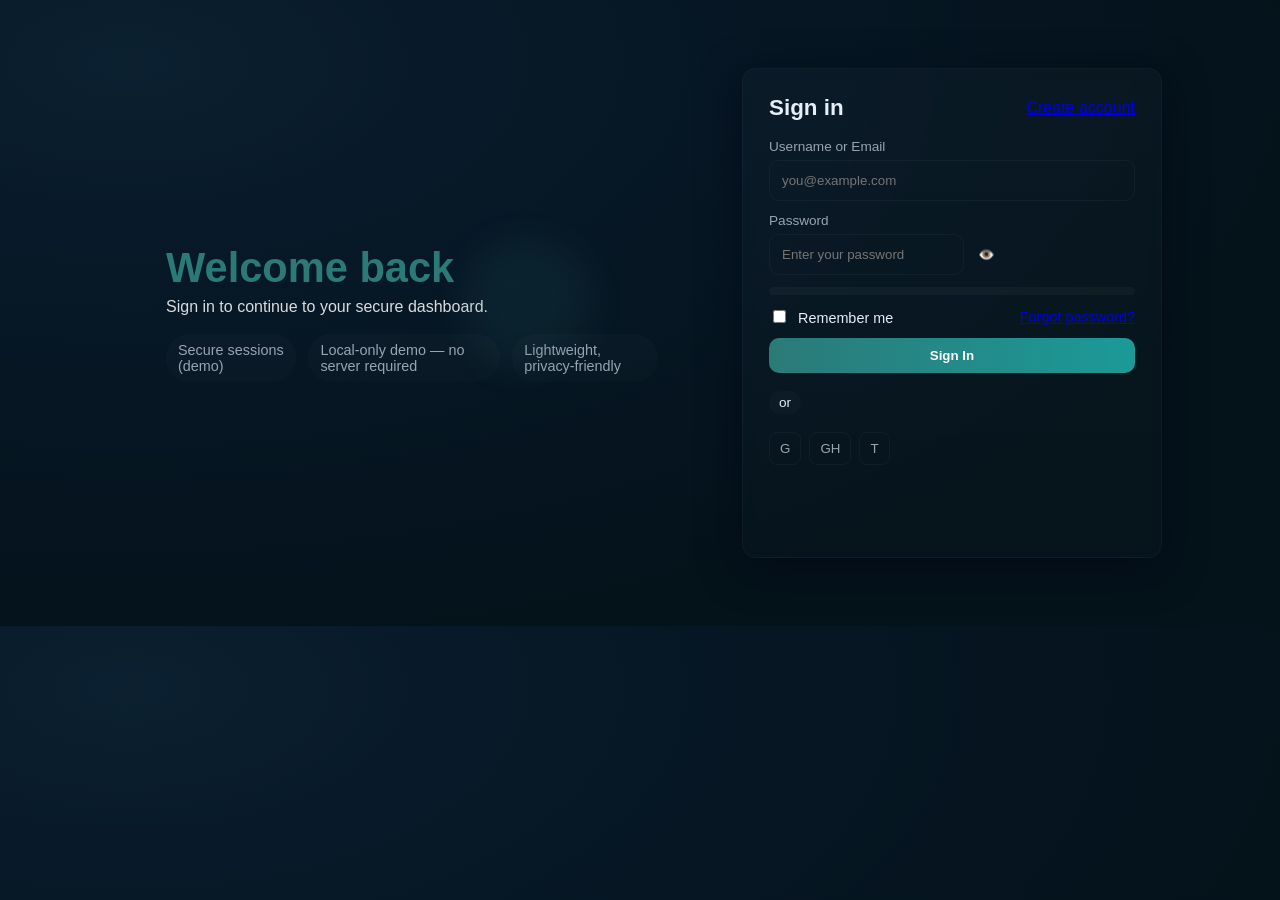
<file: index.html>
<!doctype html>
<html lang="en">
<head>
  <meta charset="utf-8" />
  <meta name="viewport" content="width=device-width,initial-scale=1" />
  <title>Login — Simple Auth Demo</title>
  <link rel="stylesheet" href="style.css">
</head>
<body>
  <main class="auth-layout">
    <section class="hero">
      <div class="hero-inner">
        <h1>Welcome back</h1>
        <p class="lead">Sign in to continue to your secure dashboard.</p>
        <ul class="features">
          <li>Secure sessions (demo)</li>
          <li>Local-only demo — no server required</li>
          <li>Lightweight, privacy-friendly</li>
        </ul>
      </div>
      <svg class="hero-blob" viewBox="0 0 600 600" xmlns="http://www.w3.org/2000/svg" aria-hidden="true">
        <g transform="translate(300,300)">
          <path d="M120,-150C160,-120,190,-80,200,-30C210,20,200,70,170,110C140,150,90,180,40,200C-10,220,-60,230,-100,210C-140,190,-170,140,-190,90C-210,40,-220,-20,-200,-70C-180,-120,-140,-160,-90,-180C-40,-200,20,-200,70,-180C120,-160,80,-180,120,-150Z" fill="#2b7a78" fill-opacity="0.14"/>
        </g>
      </svg>
    </section>

    <section class="card">
      <form id="login-form" class="login-form" novalidate>
        <div class="brand-row">
          <h2>Sign in</h2>
          <a class="muted small" href="register.html">Create account</a>
        </div>

        <label class="field">
          <span class="label">Username or Email</span>
          <input id="login-user" name="user" type="text" required autocomplete="username" placeholder="you@example.com">
        </label>

        <label class="field">
          <span class="label">Password</span>
          <div class="password-wrap">
            <input id="login-pass" name="password" type="password" required autocomplete="current-password" placeholder="Enter your password">
            <button type="button" id="toggle-pass" class="icon-btn" aria-label="Show password">👁️</button>
          </div>
          <div id="pw-strength" class="pw-strength" aria-hidden="true">
            <div class="bar"></div>
            <small class="pw-text"></small>
          </div>
        </label>

        <div class="controls-row">
          <label class="remember"><input id="remember" type="checkbox"> Remember me</label>
          <a class="muted small" href="#">Forgot password?</a>
        </div>

        <button id="sign-in" type="submit" class="btn primary">Sign In</button>

        <div class="or"><span>or</span></div>
        <div class="socials">
          <button class="btn social google" aria-label="Sign in with Google">G</button>
          <button class="btn social github" aria-label="Sign in with GitHub">GH</button>
          <button class="btn social twitter" aria-label="Sign in with Twitter">T</button>
        </div>

        <p id="login-msg" class="msg" role="status" aria-live="polite"></p>
      </form>
    </section>
  </main>

  <script src="auth.js" defer></script>
</body>
</html>
</file>
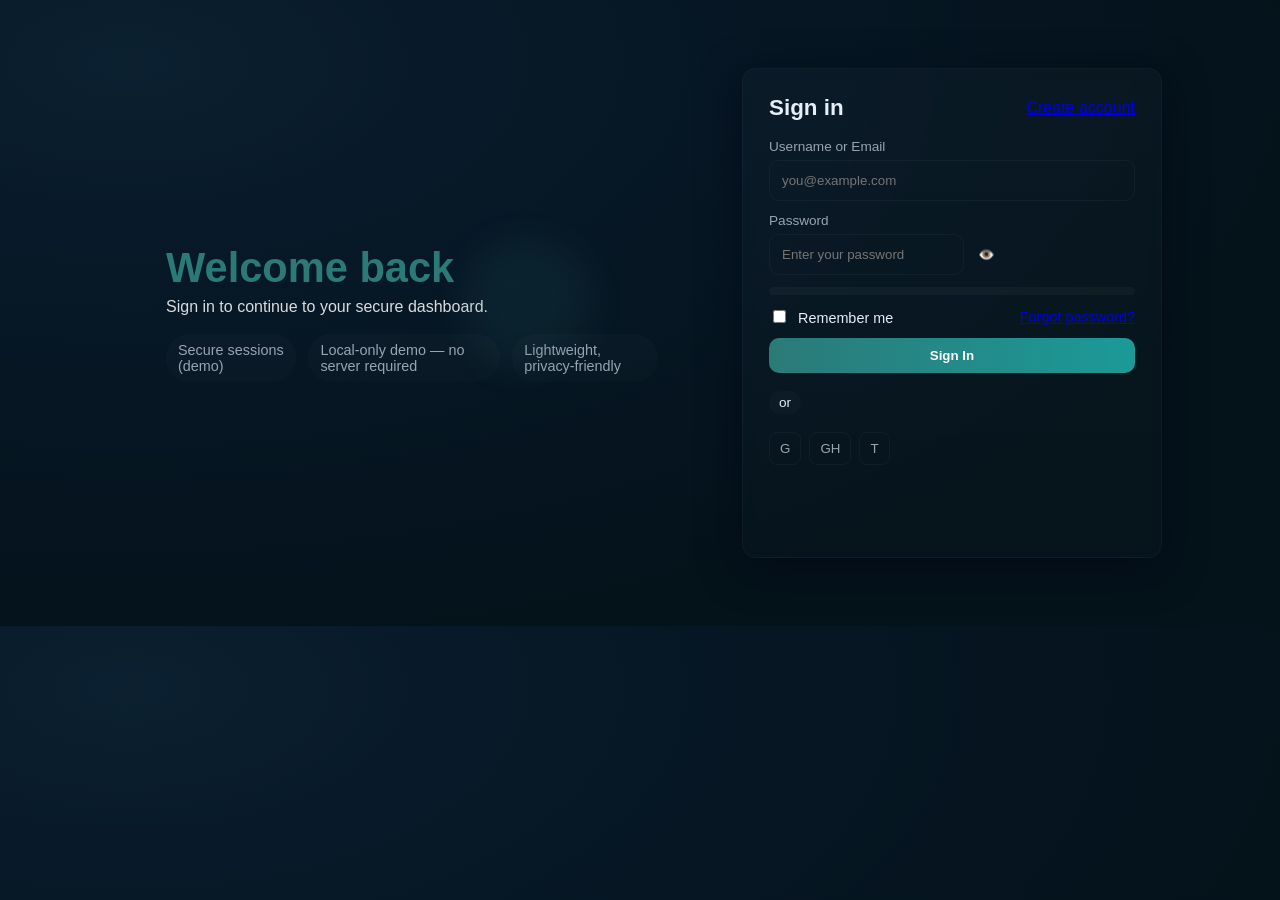
<file: dashboard.html>
<!doctype html>
<html lang="en">
<head>
  <meta charset="utf-8" />
  <meta name="viewport" content="width=device-width,initial-scale=1" />
  <title>Dashboard — Simple Auth Demo</title>
  <link rel="stylesheet" href="style.css">
</head>
<body>
  <main class="panel">
    <h1 id="dash-title">Dashboard</h1>
    <p id="dash-welcome" class="lead">Protected content — only visible after login.</p>

    <div class="card">
      <p><strong>Note:</strong> This is a client-side demo for learning. Do not use for production authentication.</p>
      <p id="user-info"></p>
    </div>

    <div class="row">
      <button id="logout" class="btn">Sign out</button>
      <a class="muted" href="index.html">Back to login</a>
    </div>
  </main>

  <script src="auth.js" defer></script>
</body>
</html>
</file>
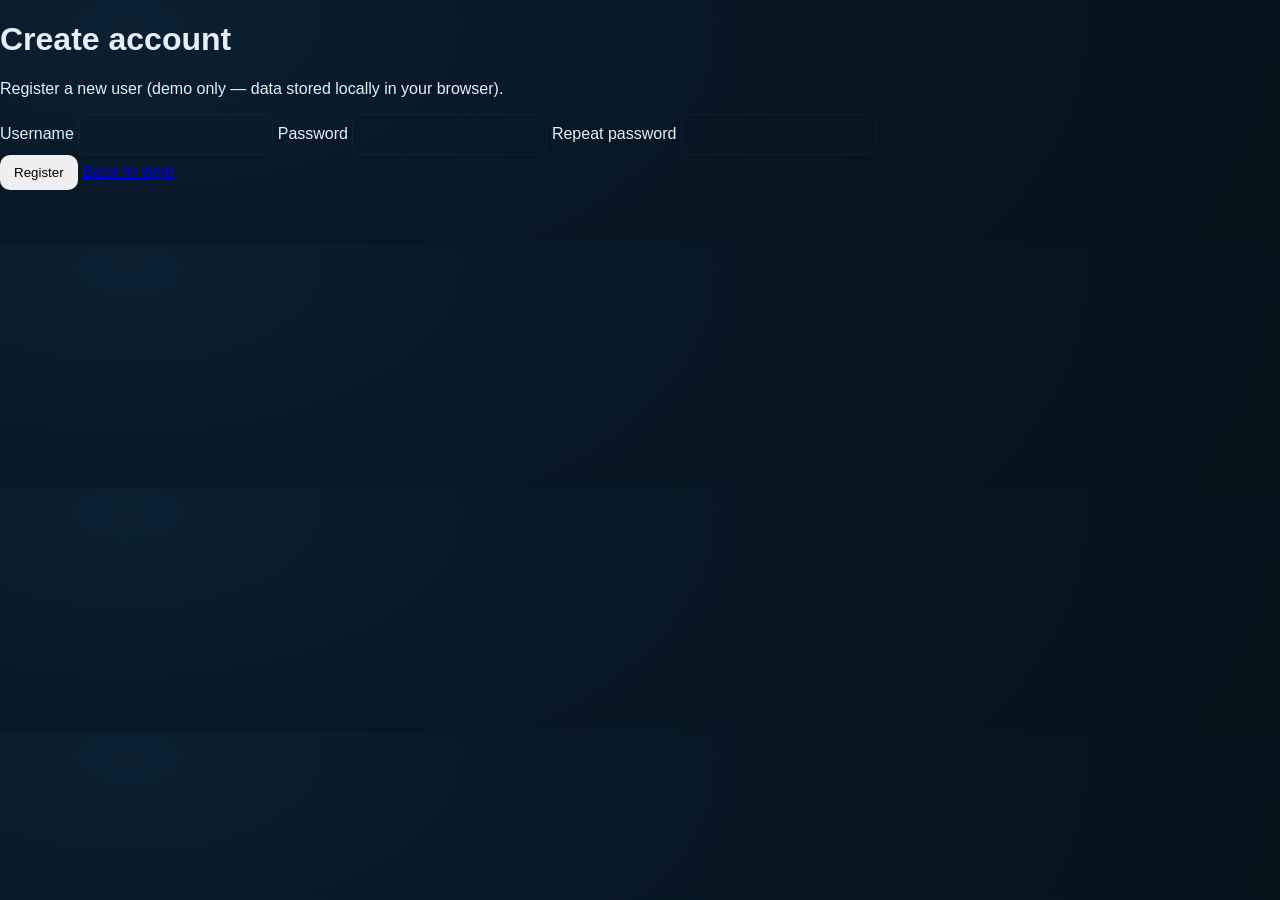
<file: register.html>
<!doctype html>
<html lang="en">
<head>
  <meta charset="utf-8" />
  <meta name="viewport" content="width=device-width,initial-scale=1" />
  <title>Register — Simple Auth Demo</title>
  <link rel="stylesheet" href="style.css">
</head>
<body>
  <main class="panel">
    <h1>Create account</h1>
    <p class="lead">Register a new user (demo only — data stored locally in your browser).</p>

    <form id="register-form" class="form">
      <label for="reg-user">Username</label>
      <input id="reg-user" name="user" type="text" required autocomplete="username" maxlength="50">

      <label for="reg-pass">Password</label>
      <input id="reg-pass" name="password" type="password" required autocomplete="new-password" minlength="6">

      <label for="reg-pass2">Repeat password</label>
      <input id="reg-pass2" name="password2" type="password" required autocomplete="new-password" minlength="6">

      <div class="row">
        <button type="submit" class="btn">Register</button>
        <a class="muted" href="index.html">Back to login</a>
      </div>

      <p id="reg-msg" class="msg"></p>
    </form>
  </main>

  <script src="auth.js" defer></script>
</body>
</html>
</file>
<file: style.css>
:root{--bg1:#09121a;--bg2:#071827;--card:#0f1724;--panel:#07182a;--accent:#e6eef8;--muted:#9aa4b2;--brand:#2b7a78;--glass:rgba(255,255,255,0.04)}
*{box-sizing:border-box}
body{margin:0;font-family:Inter, 'Segoe UI', Roboto, Arial, sans-serif;background:radial-gradient(1200px 600px at 10% 10%, #0b2030 0%, #071827 35%, #04121a 100%);color:var(--accent);-webkit-font-smoothing:antialiased}
.auth-layout{display:grid;grid-template-columns:1fr 420px;gap:36px;align-items:center;max-width:1100px;margin:40px auto;padding:28px}
.hero{position:relative;padding:48px;color:rgba(255,255,255,0.92)}
.hero-inner{max-width:560px}
.hero h1{font-size:2.6rem;margin:0 0 6px;color:var(--brand)}
.hero .lead{color:rgba(255,255,255,0.85);margin:0 0 18px}
.features{list-style:none;padding:0;margin:12px 0 0;display:flex;gap:12px}
.features li{background:linear-gradient(180deg,rgba(255,255,255,0.02),rgba(255,255,255,0.01));padding:8px 12px;border-radius:999px;font-size:0.9rem;color:var(--muted)}
.hero-blob{position:absolute;right:0;top:10px;width:60%;height:80%;filter:blur(18px);opacity:0.9}

.card{background:linear-gradient(180deg,rgba(255,255,255,0.02),rgba(255,255,255,0.01));padding:26px;border-radius:14px;box-shadow:0 10px 40px rgba(2,6,23,0.6);backdrop-filter:blur(6px);border:1px solid rgba(255,255,255,0.03)}
.brand-row{display:flex;justify-content:space-between;align-items:center;margin-bottom:6px}
.brand-row h2{margin:0;color:var(--accent);font-size:1.4rem}
.login-form{display:flex;flex-direction:column;gap:12px}
.field{display:flex;flex-direction:column;gap:6px}
.field .label{font-size:0.85rem;color:var(--muted)}
input[type="text"],input[type="password"]{padding:12px 12px;border-radius:10px;border:1px solid var(--glass);background:transparent;color:var(--accent);outline:none}
input:focus{box-shadow:0 6px 20px rgba(10,40,50,0.25);border-color:rgba(43,122,120,0.8)}
.password-wrap{display:flex;align-items:center;gap:8px}
.icon-btn{background:transparent;border:none;padding:6px;border-radius:8px;cursor:pointer;color:var(--muted)}
.controls-row{display:flex;justify-content:space-between;align-items:center;font-size:0.9rem}
.remember input{margin-right:8px}
.btn{padding:10px 14px;border-radius:10px;border:none;cursor:pointer}
.btn.primary{background:linear-gradient(90deg,var(--brand),#1b9a98);color:#fff;font-weight:700}
.or{display:flex;align-items:center;gap:12px;margin:6px 0}
.or span{padding:4px 10px;border-radius:999px;background:rgba(255,255,255,0.02);font-size:0.85rem}
.socials{display:flex;gap:8px}
.btn.social{background:transparent;border:1px solid rgba(255,255,255,0.04);color:var(--muted);padding:8px 10px;border-radius:8px}
.msg{min-height:22px;color:#ffb3b3}

.pw-strength{height:8px;margin-top:6px;background:rgba(255,255,255,0.03);border-radius:6px;overflow:hidden}
.pw-strength .bar{height:100%;width:0%;background:linear-gradient(90deg,#ff4d4d,#ffd166);transition:width 220ms ease}
.pw-strength .pw-text{display:block;margin-top:6px;font-size:0.8rem;color:var(--muted)}

@media (max-width:980px){.auth-layout{grid-template-columns:1fr;gap:20px;padding:18px}.hero-blob{display:none}}

@media (max-width:520px){.card{padding:18px}.hero{padding:18px}.hero h1{font-size:1.8rem}}
</file>
